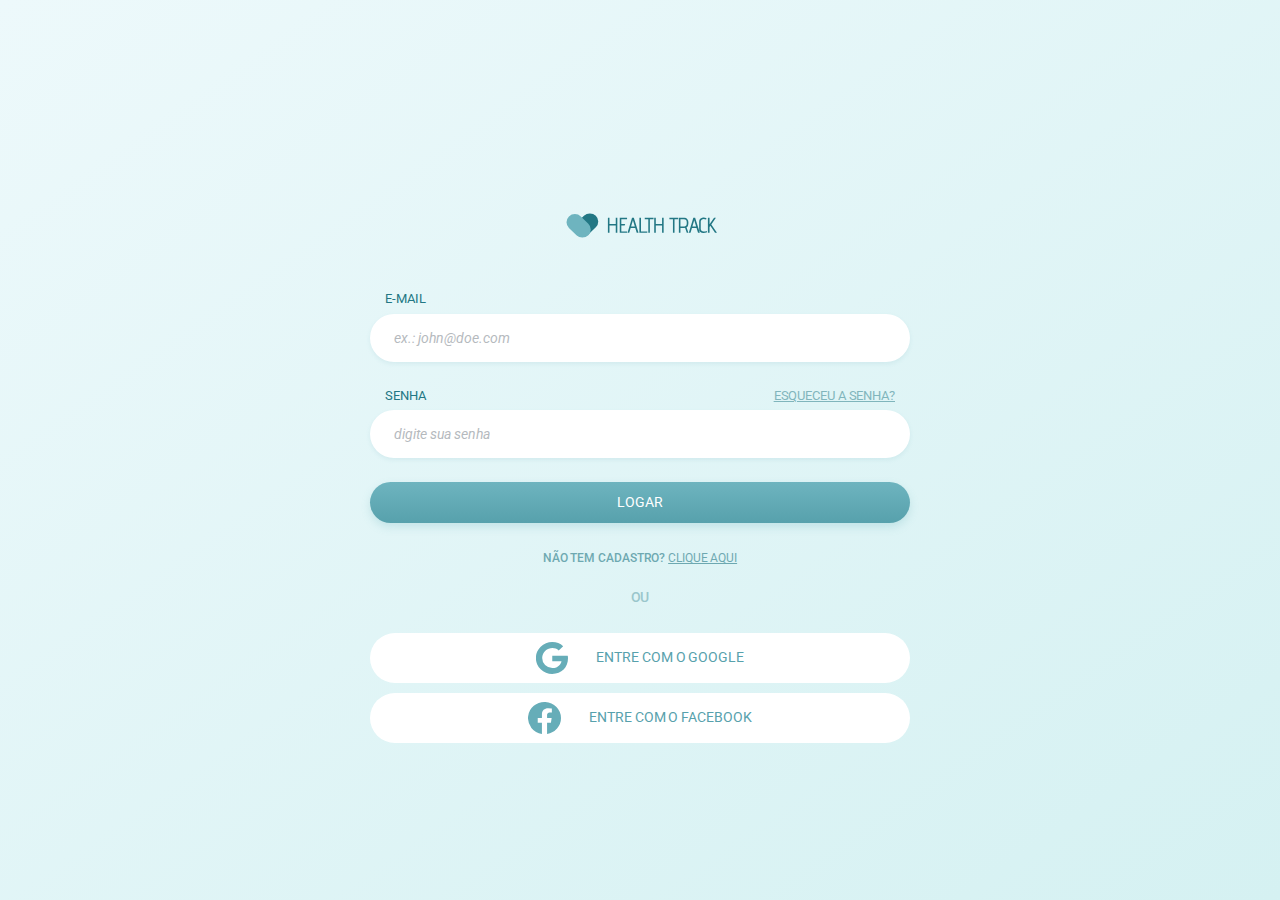
<file: index.html>
<!DOCTYPE html>
<html lang="pt-br">
<head>
   <meta charset="UTF-8">
   <meta name="description" content="Página da Aplicação Web Health Track">
   <meta name="author" content="Tiago Evangelista">
   
   <meta http-equiv="X-UA-Compatible" content="ie=edge">
   <meta name="viewport" content="width=device-width, initial-scale=1.0">
   
   <link href="https://fonts.googleapis.com/css2?family=Roboto:wght@300;400;500;700;900&display=swap" rel="stylesheet">
   <link rel="stylesheet" href="bootstrap/css/bootstrap.min.css">
   <link rel="stylesheet" href="css/style.css">
   <link rel="stylesheet" href="css/login-page.css">
   <title>HealthTrack</title>
</head>
<body class="login-page">
   <div class="container">
      <div class="row">
         <div class="col-md-6 mx-auto">
            <a href="#" class="d-flex justify-content-center">
               <img src="img/logo.svg" alt="HealthTrack">
            </a>
               <form class="form-login-page" action="home.html" method="get">
                  <div class="form-group ht-form">
                     <label for="email">E-mail</label>
                     <input type="text" id="email" class="form-control p-4 mb-4 sombreado" placeholder="ex.: john@doe.com">
                  </div>
                  <div class="form-group ht-form">
                     <label for="senha"  class="d-flex justify-content-between">Senha
                        <a href="#">Esqueceu a senha?</a>
                     </label>
                     <input type="password" id="senha" class="form-control p-4 mb-4 sombreado" placeholder="digite sua senha">
                  </div>
                  <button type="submit" class="btn btn-primary mx-auto mb-4 w-100">Logar</button>
               </form>
      
               <a href="#" class="cadastro-call">Não tem cadastro? <u>Clique aqui</u></a>
      
               <a href="#" class="btn btn-clean w-100 text-center"><img src="img/google.svg" alt="Google"> <span>Entre com o Google</span></a>
               <a href="#" class="btn btn-clean w-100 text-center"><img src="img/facebook.svg" alt="Facebook"> Entre com o Facebook</a>
         </div>
      </div>
   </div>
   
   <script src="js/jquery-3.5.1.min.js"></script>
   <script src="bootstrap/js/bootstrap.min.js"></script>
</body>
</html>
</file>
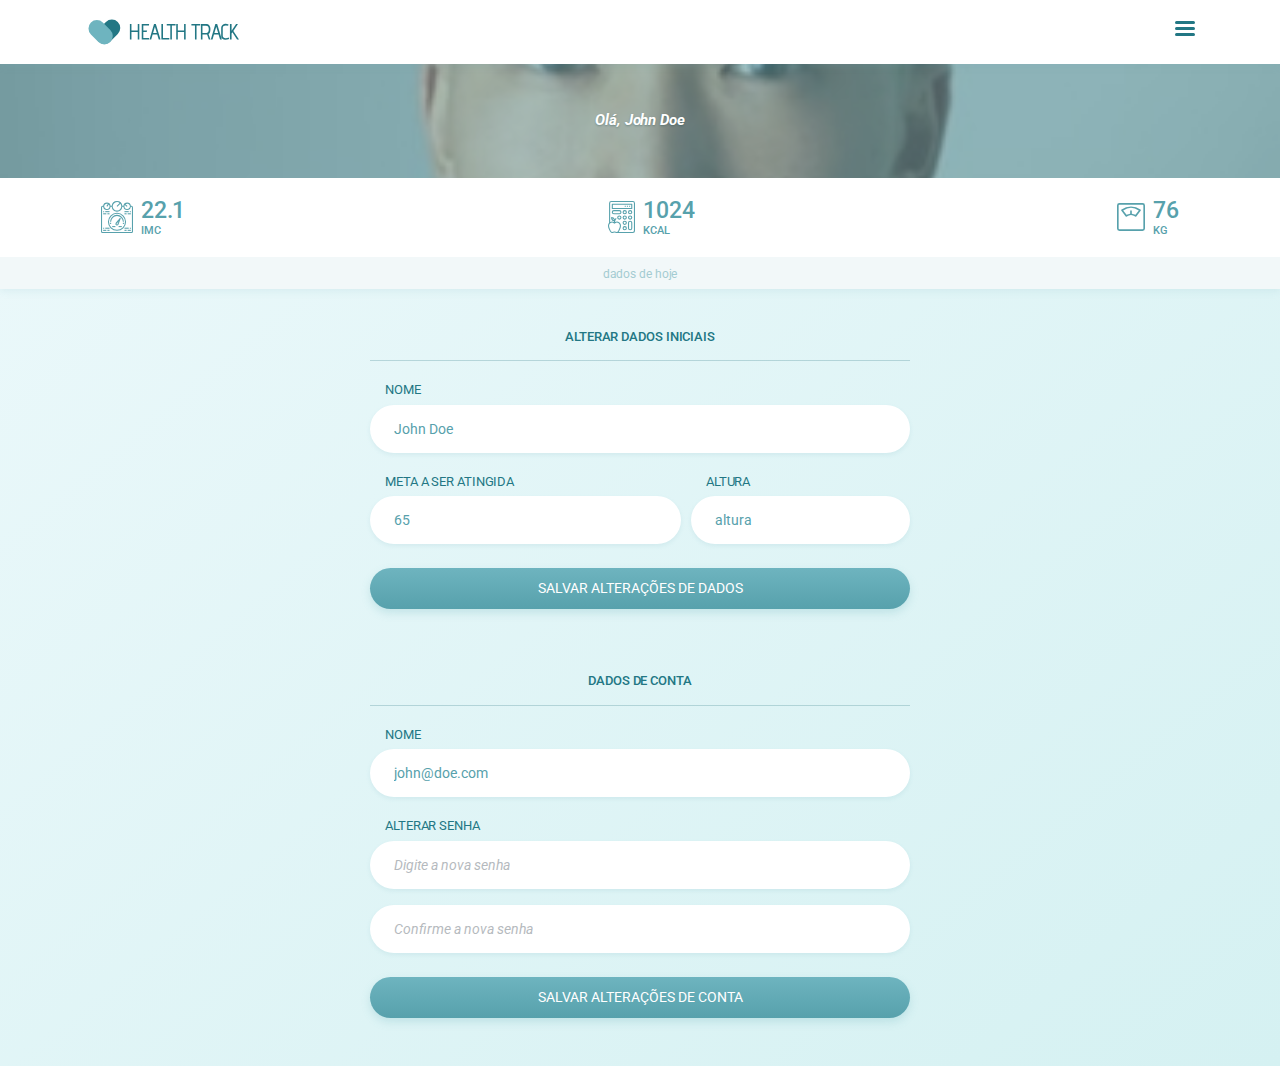
<file: atualizacao.html>
<!DOCTYPE html>
<html lang="pt-br">
<head>
   <meta charset="UTF-8">
   <meta name="description" content="Página da Aplicação Web Health Track">
   <meta name="author" content="Tiago Evangelista">
   
   <meta http-equiv="X-UA-Compatible" content="ie=edge">
   <meta name="viewport" content="width=device-width, initial-scale=1.0">
   
   <link href="https://fonts.googleapis.com/css2?family=Roboto:wght@300;400;500;700;900&display=swap" rel="stylesheet">
   <link rel="stylesheet" href="bootstrap/css/bootstrap.min.css">
   <link rel="stylesheet" href="css/style.css">
   <title>HealthTrack: Atualização cadastral</title>
</head>
<body>
   
   <header class="bg-white sombreado topo">
      <div class="container">
         <div class="d-flex flex-row justify-content-between py-3">
            <a href="./home.html">
               <img src="img/logo.svg" alt="HealthTrack">
            </a>
            <div class="menu-topo">
               <img src="img/menu-hamburger.svg" alt="Menu de navegação" class="abrir" role="button">
               <img src="img/menu-fechar.svg" alt="Menu de navegação" class="fechar" role="button">
            </div>
         </div>
         <nav class="bg-white menu-nav">
            <ul class="px-0">
               <li class="p-3">
                  <a href="./atualizacao.html" class="d-flex align-items-center justify-content-between w-100">
                     <span>Aletrar perfil</span>
                     <img src="img/config.svg" alt="Alterar perfil">
                  </a>
               </li>
               <li class="mb-4">
                  <h2 class="bg-light py-2 px-3 mb-2">Fazer inclusão</h2>
                  <ul class="px-3">
                     <li><a href="./inclusao.html">Peso</a></li>
                     <li><a href="./inclusao.html">Atividade física</a></li>
                     <li><a href="./inclusao.html">Alimento ingerido</a></li>
                  </ul>
               </li>
               <li class="mb-4">
                  <h2 class="bg-light py-2 px-3 mb-2">Histórico detalhado</h2>
                  <ul class="px-3">
                     <li><a href="./historico.html">Resumo geral</a></li>
                     <li><a href="./historico.html">Peso</a></li>
                     <li><a href="./historico.html">Alimento & Calorias</a></li>
                     <li><a href="./historico.html">Atividades físicas</a></li>
                  </ul>
               </li>
               <li class="mb-4">
                  <h2 class="bg-light py-2 px-3 mb-2"><img src="img/star.svg" class="mr-2 align-text-top" alt="Área premium"> Área premium</h2>
                  <ul class="px-3">
                     <li><a href="#">Conversar com especialista</a></li>
                     <li><a href="#">Histórico de conversas</a></li>
                  </ul>
               </li>
               <li class="pt-3 border-top pr-3 text-right btn-sair">
                  <a href="./index.html">
                     <span class="mr-2 text-danger">Encerrar sessão</span>
                     <button class="btn btn-danger full-rounded-ico"><img src="img/power.svg" alt="Encerrar sessão"></button>
                  </a>
               </li>
            </ul>
         </nav>
      </div>
   </header>
   
   <div class="position-relative d-flex align-items-center justify-content-center usr-foto-area">
      <span class="position-relative text-center font-weight-bold font-italic usr-nome">Olá, John Doe</span>
      <img src="img/foto-perfil.jpg" alt="John Doe" class="w-100 h-100 position-absolute">
   </div>
   
   <div class="mb-4 sombreado bg-white status-dia">
      <div class="container">
         <div class="d-flex flex-row justify-content-between bg-white p-3 status-itens">
            <div class="d-flex align-items-center">
               <img src="img/imc-metric.svg" alt="IMC" class="mr-2">
               <div>
                  <p>22.1</p>
                  <span>IMC</span>
               </div>
            </div>
            <div class="d-flex align-items-center">
               <img src="img/calorias.svg" alt="Calorias" class="mr-2">
               <div>
                  <p>1024</p>
                  <span>kcal</span>
               </div>
            </div>
            <div class="d-flex align-items-center">
               <img src="img/balanca.svg" alt="Calorias" class="mr-2">
               <div>
                  <p>76</p>
                  <span>kg</span>
               </div>
            </div>
         </div>
      </div>
      <div class="text-center p-1 status-info">
         <span>dados de hoje</span>
      </div>
   </div>
   
   <main class="container">
      <div class="row">
         <div class="col-md-6 mx-auto">
            <div class=" box-conteudo">
               <h2 class="text-center p-3">Alterar dados iniciais</h2>
               
               <form class="form-login-page ht-form mt-3" action="#" method="get">
                  <div class="form-group">
                     <label for="nome">Nome</label>
                     <input type="text" id="nome" class="form-control p-4 mb-3 sombreado" value="John Doe">
                  </div>
                  
                  <div class="form-row">
                     <div class="form-group col-7">
                        <label for="meta-peso">Meta a ser atingida</label>
                        <input type="number" id="meta-peso" class="form-control p-4 mb-2 sombreado" value="65">
                     </div>
                     <div class="form-group col-5">
                        <label for="altura">Altura</label>
                        <input type="text" id="altura" class="form-control p-4 mb-2 sombreado" value="altura">
                     </div>
                  </div>
                  <button type="submit" class="w-100 btn btn-primary mx-auto mb-3">Salvar alterações de dados</button>
               </form>
               <h2 class="text-center p-3 mt-5">Dados de conta</h2>

               <form class="form-login-page ht-form mt-3" action="#" method="get">
                  <div class="form-group">
                     <label for="email">Nome</label>
                     <input type="text" id="email" class="form-control p-4 mb-3 sombreado" value="john@doe.com">
                  </div>
                  <div class="form-group">
                     <label for="senha">Alterar senha</label>
                     <input type="password" id="senha" class="form-control p-4 mb-3 sombreado" placeholder="Digite a nova senha">
                     <input type="password" class="form-control p-4 mb-4 sombreado" placeholder="Confirme a nova senha">
                  </div>
                  <button type="submit" class="w-100 btn btn-primary mx-auto mb-5">Salvar alterações de conta</button>
               </form>
            </div>
         </div>
      </div>
      
   </main>
   
   
   <script src="js/jquery-3.5.1.min.js"></script>
   <script src="js/index.js"></script>
   <script src="bootstrap/js/bootstrap.min.js"></script>
</body>
</html>
</file>
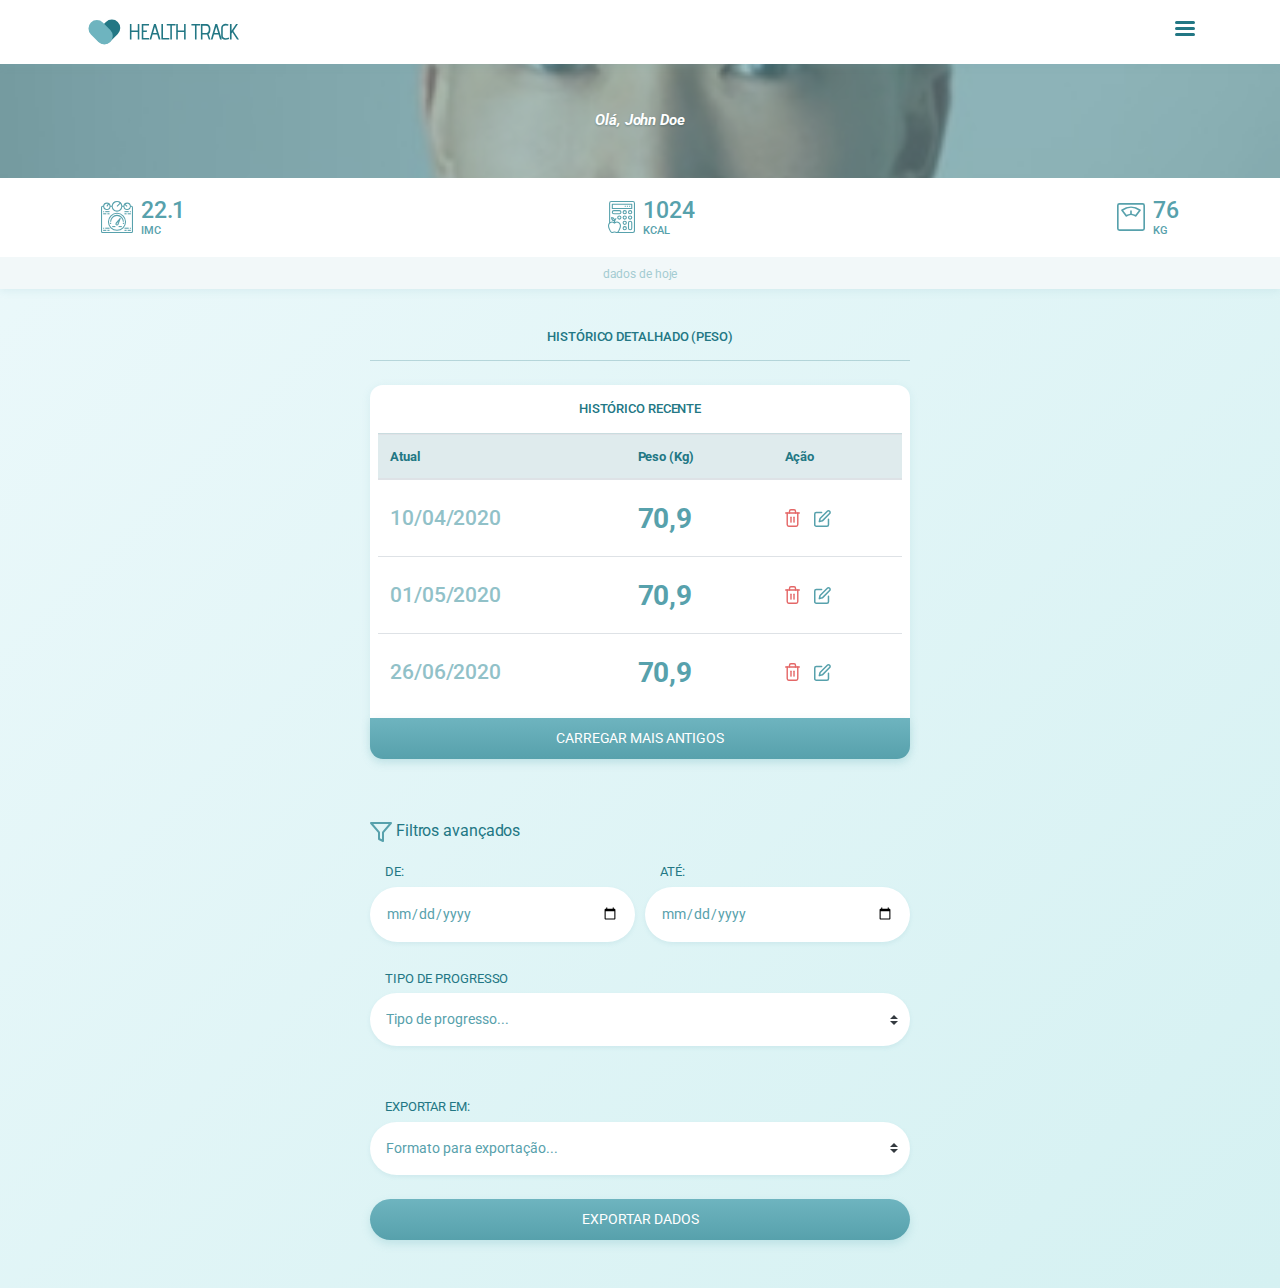
<file: historico.html>
<!DOCTYPE html>
<html lang="pt-br">
<head>
   <meta charset="UTF-8">
   <meta name="description" content="Página da Aplicação Web Health Track">
   <meta name="author" content="Tiago Evangelista">
   
   <meta http-equiv="X-UA-Compatible" content="ie=edge">
   <meta name="viewport" content="width=device-width, initial-scale=1.0">
   
   <link href="https://fonts.googleapis.com/css2?family=Roboto:wght@300;400;500;700;900&display=swap" rel="stylesheet">
   <link rel="stylesheet" href="bootstrap/css/bootstrap.min.css">
   <link rel="stylesheet" href="css/style.css">
   <title>HealthTrack: Histórico avançado</title>
</head>
<body>
   
   <header class="bg-white sombreado topo">
      <div class="container">
         <div class="d-flex flex-row justify-content-between py-3">
            <a href="./home.html">
               <img src="img/logo.svg" alt="HealthTrack">
            </a>
            <div class="menu-topo">
               <img src="img/menu-hamburger.svg" alt="Menu de navegação" class="abrir" role="button">
               <img src="img/menu-fechar.svg" alt="Menu de navegação" class="fechar" role="button">
            </div>
         </div>
         <nav class="bg-white menu-nav">
            <ul class="px-0">
               <li class="p-3 d-flex align-items-center justify-content-between">
                  <a href="./atualizacao.html" class="d-flex align-items-center justify-content-between w-100">
                     <span>Aletrar perfil</span>
                     <img src="img/config.svg" alt="Alterar perfil">
                  </a>
               </li>
               <li class="mb-4">
                  <h2 class="bg-light py-2 px-3 mb-2">Fazer inclusão</h2>
                  <ul class="px-3">
                     <li><a href="./inclusao.html">Peso</a></li>
                     <li><a href="./inclusao.html">Atividade física</a></li>
                     <li><a href="./inclusao.html">Alimento ingerido</a></li>
                  </ul>
               </li>
               <li class="mb-4">
                  <h2 class="bg-light py-2 px-3 mb-2">Histórico detalhado</h2>
                  <ul class="px-3">
                     <li><a href="./historico.html">Resumo geral</a></li>
                     <li><a href="./historico.html">Peso</a></li>
                     <li><a href="./historico.html">Alimento & Calorias</a></li>
                     <li><a href="./historico.html">Atividades físicas</a></li>
                  </ul>
               </li>
               <li class="mb-4">
                  <h2 class="bg-light py-2 px-3 mb-2"><img src="img/star.svg" class="mr-2 align-text-top" alt="Área premium"> Área premium</h2>
                  <ul class="px-3">
                     <li><a href="#">Conversar com especialista</a></li>
                     <li><a href="#">Histórico de conversas</a></li>
                  </ul>
               </li>
               <li class="pt-3 border-top pr-3 text-right btn-sair">
                  <a href="./index.html">
                     <span class="mr-2 text-danger">Encerrar sessão</span>
                     <button class="btn btn-danger full-rounded-ico"><img src="img/power.svg" alt="Encerrar sessão"></button>
                  </a>
               </li>
            </ul>
         </nav>
      </div>
   </header>
   
   <div class="position-relative d-flex align-items-center justify-content-center usr-foto-area">
      <span class="position-relative text-center font-weight-bold font-italic usr-nome">Olá, John Doe</span>
      <img src="img/foto-perfil.jpg" alt="John Doe" class="w-100 h-100 position-absolute">
   </div>
   
   <div class="mb-4 sombreado bg-white status-dia">
      <div class="container">
         <div class="d-flex flex-row justify-content-between bg-white p-3 status-itens">
            <div class="d-flex align-items-center">
               <img src="img/imc-metric.svg" alt="IMC" class="mr-2">
               <div>
                  <p>22.1</p>
                  <span>IMC</span>
               </div>
            </div>
            <div class="d-flex align-items-center">
               <img src="img/calorias.svg" alt="Calorias" class="mr-2">
               <div>
                  <p>1024</p>
                  <span>kcal</span>
               </div>
            </div>
            <div class="d-flex align-items-center">
               <img src="img/balanca.svg" alt="Calorias" class="mr-2">
               <div>
                  <p>76</p>
                  <span>kg</span>
               </div>
            </div>
         </div>
      </div>
      <div class="text-center p-1 status-info">
         <span>dados de hoje</span>
      </div>
   </div>
   
   <main class="container">
      <div class="row">
         <div class="col-md-6 mx-auto">
            <div class=" box-conteudo">
               <h2 class="text-center p-3">Histórico detalhado (Peso)</h2>
               
               <div class="bg-white rounded-lg px-2 mt-4 sombreado pb-1 mb-3 box-conteudo">
                  <h2 class="text-center p-3">Histórico recente</h2>
                  
                  <table class="table tabela-historico">
                     <thead class="bg-light">
                        <tr>
                           <th scope="col">Atual</th>
                           <th scope="col">Peso (Kg)</th>
                           <th scope="col">Ação</th>
                        </tr>
                     </thead>
                     <tbody>
                        <tr>
                           <td class="anterior">
                              <p>10/04/2020</p>
                           </td>
                           <td class="ultima">
                              <p><strong>70,9</strong></p>
                           </td>
                           <td class="acao">
                              <img class="apagar" src="img/trash.svg" role="button" alt="Apagar dado">
                              <img class="editar" src="img/edit.svg" role="button" alt="Editar dado">
                           </td>
                        </tr>
                        <tr>
                           <td class="anterior">
                              <p>01/05/2020</p>
                           </td>
                           <td class="ultima">
                              <p><strong>70,9</strong></p>
                           </td>
                           <td class="acao">
                              <img class="apagar" src="img/trash.svg" role="button" alt="Apagar dado">
                              <img class="editar" src="img/edit.svg" role="button" alt="Editar dado">
                           </td>
                        </tr>
                        <tr>
                           <td class="anterior">
                              <p>26/06/2020</p>
                           </td>
                           <td class="ultima">
                              <p><strong>70,9</strong></p>
                           </td>
                           <td class="acao">
                              <img class="apagar" src="img/trash.svg" role="button" alt="Apagar dado">
                              <img class="editar" src="img/edit.svg" role="button" alt="Editar dado">
                           </td>
                        </tr>
                     </tbody>
                  </table>
                  <a href="#" class="w-100 btn btn-primary mt-n3 mx-auto btn-bottom" role="button">Carregar mais antigos</a>
               </div>
            </div>
         </div>
      </div>
      <div class="row">
         <div class="col-md-6 mx-auto">
            <div class=" box-conteudo mt-5">
               <p><img src="img/filter.svg" alt="Filtos avançados"> Filtros avançados</p>

               <form class="form-login-page ht-form mt-3" action="#">
                  <div class="form-row">
                     <div class="form-group col-6">
                        <label for="data-de">De:</label>
                        <input type="date" id="data-de" class="form-control p-3 pr-0 h-auto mb-2 sombreado">
                     </div>
                     <div class="form-group col-6">
                        <label for="data-ate">Até:</label>
                        <input type="date" id="data-ate" class="form-control p-3 h-auto mb-2 sombreado">
                     </div>
                  </div>
                  <div class="form-group">
                     <label for="tipo-progresso">Tipo de progresso</label>
                     <select class="custom-select p-3" id="tipo-progresso">
                        <option selected disabled>Tipo de progresso...</option>
                        <option value="1">Ganho de peso</option>
                        <option value="2">Perda de peso</option>
                      </select>
                  </div>
                  <div class="form-group mt-5">
                     <label for="formato-export">Exportar em:</label>
                     <select class="custom-select p-3" id="formato-export">
                        <option selected disabled>Formato para exportação...</option>
                        <option value="1">.xlsx</option>
                        <option value="2">.cvs</option>
                      </select>
                  </div>
                  <button type="submit" class="w-100 mt-4 btn btn-primary mx-auto mb-5">Exportar dados</button>
               </form>
            </div>
         </div>
      </div>
      
   </main>
   
   
   <script src="js/jquery-3.5.1.min.js"></script>
   <script src="js/index.js"></script>
   <script src="bootstrap/js/bootstrap.min.js"></script>
</body>
</html>
</file>
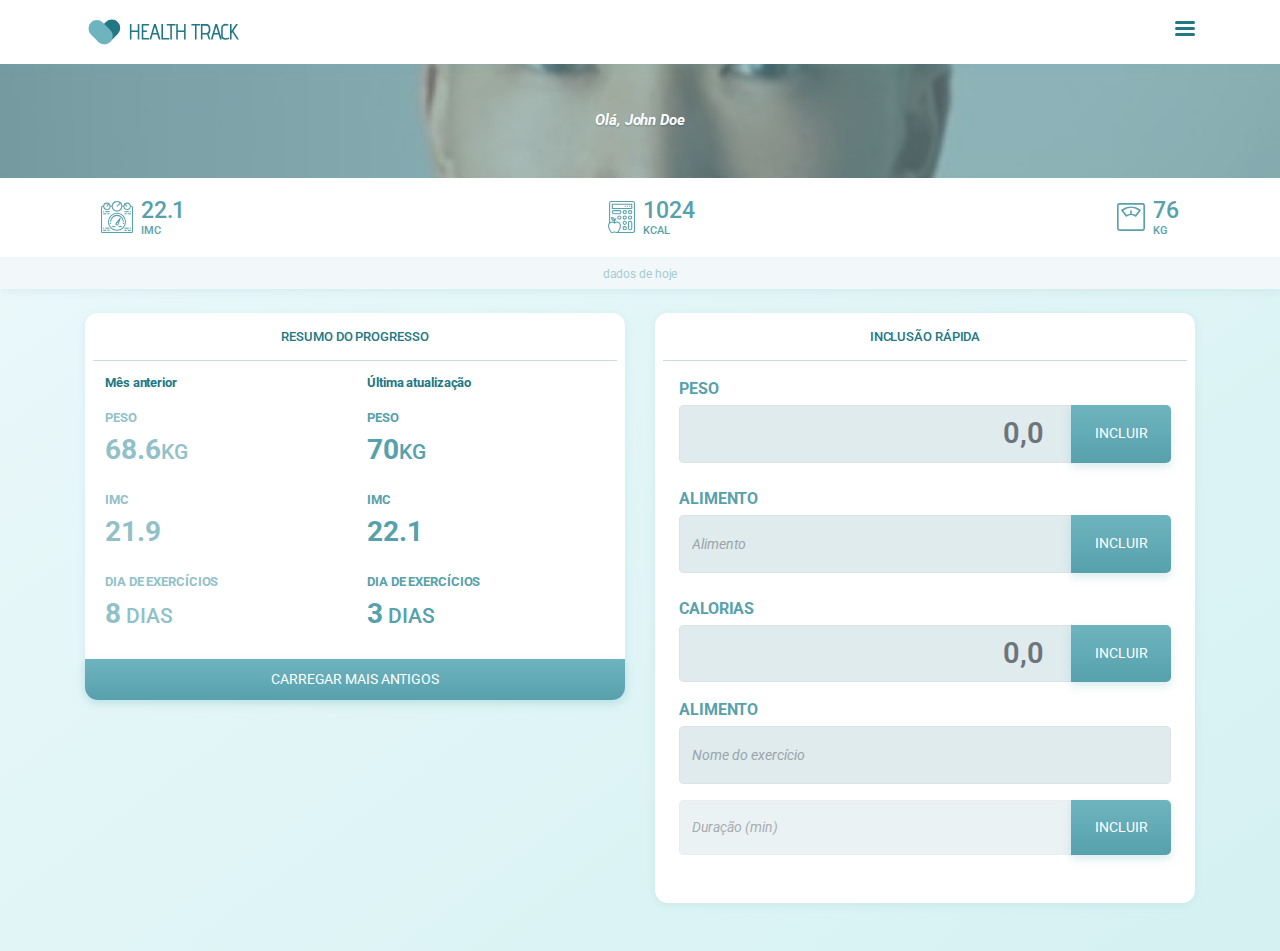
<file: home.html>
<!DOCTYPE html>
<html lang="pt-br">
<head>
   <meta charset="UTF-8">
   <meta name="description" content="Página da Aplicação Web Health Track">
   <meta name="author" content="Tiago Evangelista">
   
   <meta http-equiv="X-UA-Compatible" content="ie=edge">
   <meta name="viewport" content="width=device-width, initial-scale=1.0">
   
   <link href="https://fonts.googleapis.com/css2?family=Roboto:wght@300;400;500;700;900&display=swap" rel="stylesheet">
   <link rel="stylesheet" href="bootstrap/css/bootstrap.min.css">
   <link rel="stylesheet" href="css/style.css">
   <title>HealthTrack: Boas vindas</title>
</head>
<body>
   
   <header class="bg-white sombreado topo">
      <div class="container">
         <div class="d-flex flex-row justify-content-between py-3">
            <a href="./home.html">
               <img src="img/logo.svg" alt="HealthTrack">
            </a>
            <div class="menu-topo">
               <img src="img/menu-hamburger.svg" alt="Menu de navegação" class="abrir" role="button">
               <img src="img/menu-fechar.svg" alt="Menu de navegação" class="fechar" role="button">
            </div>
         </div>
         <nav class="bg-white menu-nav">
            <ul class="px-0">
               <li class="p-3 d-flex align-items-center justify-content-between">
                  <a href="./atualizacao.html" class="d-flex align-items-center justify-content-between w-100">
                     <span>Aletrar perfil</span>
                     <img src="img/config.svg" alt="Alterar perfil">
                  </a>
               </li>
               <li class="mb-4">
                  <h2 class="bg-light py-2 px-3 mb-2">Fazer inclusão</h2>
                  <ul class="px-3">
                     <li><a href="./inclusao.html">Peso</a></li>
                     <li><a href="./inclusao.html">Atividade física</a></li>
                     <li><a href="./inclusao.html">Alimento ingerido</a></li>
                  </ul>
               </li>
               <li class="mb-4">
                  <h2 class="bg-light py-2 px-3 mb-2">Histórico detalhado</h2>
                  <ul class="px-3">
                     <li><a href="./historico.html">Resumo geral</a></li>
                     <li><a href="./historico.html">Peso</a></li>
                     <li><a href="./historico.html">Alimento & Calorias</a></li>
                     <li><a href="./historico.html">Atividades físicas</a></li>
                  </ul>
               </li>
               <li class="mb-4">
                  <h2 class="bg-light py-2 px-3 mb-2"><img src="img/star.svg" class="mr-2 align-text-top" alt="Área premium"> Área premium</h2>
                  <ul class="px-3">
                     <li><a href="#">Conversar com especialista</a></li>
                     <li><a href="#">Histórico de conversas</a></li>
                  </ul>
               </li>
               <li class="pt-3 border-top pr-3 text-right btn-sair">
                  <a href="./index.html">
                     <span class="mr-2 text-danger">Encerrar sessão</span>
                     <button class="btn btn-danger full-rounded-ico"><img src="img/power.svg" alt="Encerrar sessão"></button>
                  </a>
               </li>
            </ul>
         </nav>
      </div>
   </header>
   
   <div class="position-relative d-flex align-items-center justify-content-center usr-foto-area">
      <span class="position-relative text-center font-weight-bold font-italic usr-nome">Olá, John Doe</span>
      <img src="img/foto-perfil.jpg" alt="John Doe" class="w-100 h-100 position-absolute">
   </div>
   
   <div class="mb-4 sombreado bg-white status-dia">
      <div class="container">
         <div class="d-flex flex-row justify-content-between bg-white p-3 status-itens">
            <div class="d-flex align-items-center">
               <img src="img/imc-metric.svg" alt="IMC" class="mr-2">
               <div>
                  <p>22.1</p>
                  <span>IMC</span>
               </div>
            </div>
            <div class="d-flex align-items-center">
               <img src="img/calorias.svg" alt="Calorias" class="mr-2">
               <div>
                  <p>1024</p>
                  <span>kcal</span>
               </div>
            </div>
            <div class="d-flex align-items-center">
               <img src="img/balanca.svg" alt="Calorias" class="mr-2">
               <div>
                  <p>76</p>
                  <span>kg</span>
               </div>
            </div>
         </div>
      </div>
      <div class="text-center p-1 status-info">
         <span>dados de hoje</span>
      </div>
   </div>
   
   <main class="container">
      <div class="row">
         <div class="col-md-6">
            <div class="bg-white rounded-lg px-2 sombreado pb-1 mb-3 box-conteudo">
               <h2 class="text-center p-3">Resumo do progresso</h2>
               
               <table class="table table-borderless tabela-historico">
                  <thead>
                     <tr>
                        <th scope="col">Mês anterior</th>
                        <th scope="col">Última atualização</th>
                     </tr>
                  </thead>
                  <tbody>
                     <tr>
                        <td class="anterior">
                           <span class="font-weight-bold text-uppercase">Peso</span>
                           <p><strong>68.6</strong>KG</p>
                        </td>
                        <td class="ultima">
                           <span class="font-weight-bold text-uppercase">Peso</span>
                           <p><strong>70</strong>KG</p>
                        </td>
                     </tr>
                     <tr>
                        <td class="anterior">
                           <span class="font-weight-bold text-uppercase">IMC</span>
                           <p><strong>21.9</strong></p>
                        </td>
                        <td class="ultima">
                           <span class="font-weight-bold text-uppercase">IMC</span>
                           <p><strong>22.1</strong></p>
                        </td>
                     </tr>
                     <tr>
                        <td class="anterior">
                           <span class="font-weight-bold text-uppercase">Dia de exercícios</span>
                           <p><strong>8</strong> dias</p>
                        </td>
                        <td class="ultima">
                           <span class="font-weight-bold text-uppercase">Dia de exercícios</span>
                           <p><strong>3</strong> dias</p>
                        </td>
                     </tr>
                  </tbody>
               </table>
               <a href="./historico.html" class="w-100 btn btn-primary mt-n3 mx-auto btn-bottom" role="button">Carregar mais antigos</a>

            </div>
         </div>
         
         <div class="col-md-6 mb-5">
            <div class="bg-white rounded-lg px-2 pb-4 sombreado box-conteudo">
               <h2 class="text-center p-3">Inclusão Rápida</h2>
               
               <form class="px-3">
                  <div class="form-group form-insert mb-4">
                     <label for="peso" class="text-uppercase font-weight-bold mt-3 mb-1">Peso</label>
                     <div class="input-group mb-3">
                        <input type="number" class="form-control bg-light border" placeholder="0,0" aria-label="Inserir peso">
                        <div class="input-group-append">
                           <button class="btn btn-primary btn-outline-secondary" type="button" data-toggle="modal" data-target="#dadoIncluido">Incluir</button>
                        </div>
                     </div>
                  </div>
                  <div class="form-group form-insert mb-4">
                     <label for="alimento" class="text-uppercase font-weight-bold mb-1">Alimento</label>
                     <div class="input-group mb-3">
                        <input type="text" class="form-control bg-light border py-3" placeholder="Alimento" aria-label="Inserir peso">
                        <div class="input-group-append">
                           <button class="btn btn-primary btn-outline-secondary" type="button" data-toggle="modal" data-target="#dadoIncluido">Incluir</button>
                        </div>
                     </div>
                  </div>
                  <div class="form-group form-insert">
                     <label for="peso" class="text-uppercase font-weight-bold mb-1">Calorias</label>
                     <div class="input-group mb-3">
                        <input type="number" class="form-control bg-light border" placeholder="0,0" aria-label="Recipient's username" aria-describedby="button-addon2">
                        <div class="input-group-append">
                           <button class="btn btn-primary btn-outline-secondary" type="button" id="button-addon2" data-toggle="modal" data-target="#dadoIncluido">Incluir</button>
                        </div>
                     </div>
                  </div>
                  <div class="form-group form-insert mb-4">
                     <label for="alimento" class="text-uppercase font-weight-bold mb-1">Alimento</label>
                     <div class="input-group mb-3">
                        <input type="text" class="form-control bg-light border py-3" placeholder="Nome do exercício" aria-label="Inserir peso">
                     </div>
                     <div class="input-group mb-3">
                        <input type="number" class="form-control bg-light border py-3 texto-pqn" placeholder="Duração (min)" aria-label="Inserir peso">
                        <div class="input-group-append">
                           <button class="btn btn-primary btn-outline-secondary" type="button" data-toggle="modal" data-target="#dadoIncluido">Incluir</button>
                        </div>
                     </div>
                  </div>
               </form>
               
            </div>
            
         </div>
      </div>
      
   </main>
   
   <div class="modal fade ht-modal text-center" id="dadoIncluido" tabindex="1" role="dialog" aria-labelledby="exampleModalLabel" aria-hidden="true">
      <div class="modal-dialog modal-dialog-centered">
         <div class="modal-content">
            <div class="modal-body">
               <h2 class="mb-5">Dado incluído</h2>
               <p>Você também pode: </p>
               <a href="./historico.html" class="w-100 btn btn-primary mt-3 mx-auto" role="button">Ver histórico</a>
               <a href="./home.html" class="w-100 btn btn-primary mt-3 mx-auto" role="button">Ir para Home</a>
               
               <a href="./inclusao.html" class="w-100 btn btn-primary mt-5 mx-auto" role="button">Incluir atividade física</a>
               <a href="./inclusao.html" class="w-100 btn btn-primary mt-3 mx-auto" role="button">Carregar alimento & caloria</a>
            </div>
            <div class="modal-footer">
               <button type="button" class="btn btn-secondary mx-auto" data-dismiss="modal">Fechar</button>
             </div>
         </div>
      </div>
   </div>
   <script src="js/jquery-3.5.1.min.js"></script>
   <script src="js/index.js"></script>
   <script src="bootstrap/js/bootstrap.min.js"></script>
</body>
</html>
</file>
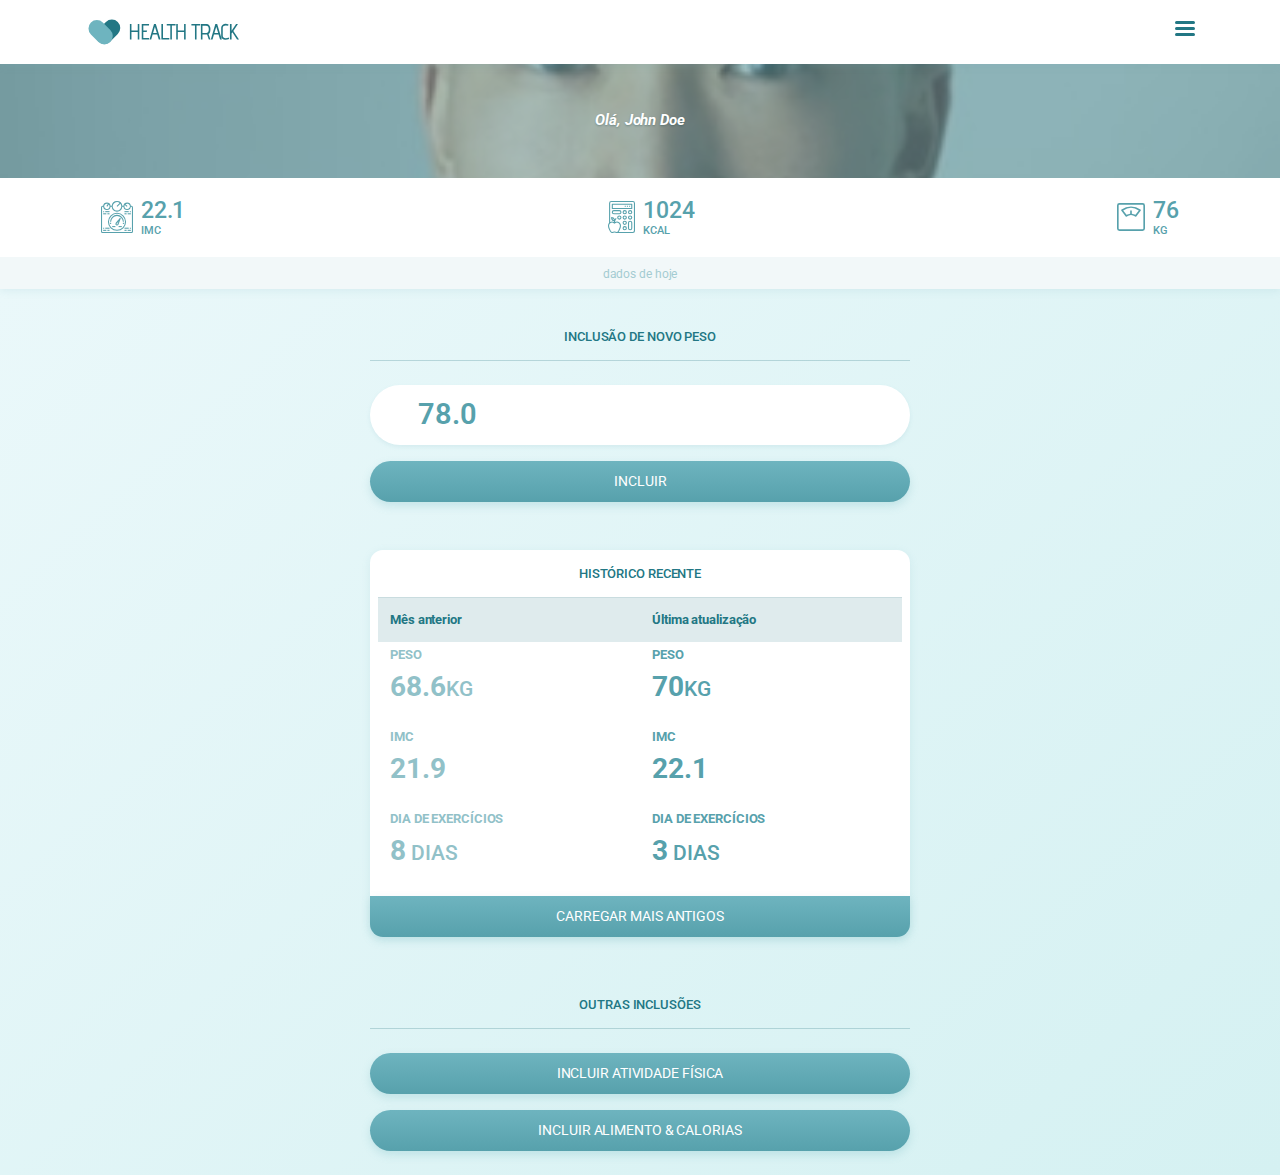
<file: inclusao.html>
<!DOCTYPE html>
<html lang="pt-br">
<head>
   <meta charset="UTF-8">
   <meta name="description" content="Página da Aplicação Web Health Track">
   <meta name="author" content="Tiago Evangelista">
   
   <meta http-equiv="X-UA-Compatible" content="ie=edge">
   <meta name="viewport" content="width=device-width, initial-scale=1.0">
   
   <link href="https://fonts.googleapis.com/css2?family=Roboto:wght@300;400;500;700;900&display=swap" rel="stylesheet">
   <link rel="stylesheet" href="bootstrap/css/bootstrap.min.css">
   <link rel="stylesheet" href="css/style.css">
   <title>HealthTrack: Inclusão de dados</title>
</head>
<body>
   
   <header class="bg-white sombreado topo">
      <div class="container">
         <div class="d-flex flex-row justify-content-between py-3">
            <a href="./home.html">
               <img src="img/logo.svg" alt="HealthTrack">
            </a>
            <div class="menu-topo">
               <img src="img/menu-hamburger.svg" alt="Menu de navegação" class="abrir" role="button">
               <img src="img/menu-fechar.svg" alt="Menu de navegação" class="fechar" role="button">
            </div>
         </div>
         <nav class="bg-white menu-nav">
            <ul class="px-0">
               <li class="p-3 d-flex align-items-center justify-content-between">
                  <a href="./atualizacao.html" class="d-flex align-items-center justify-content-between w-100">
                     <span>Aletrar perfil</span>
                     <img src="img/config.svg" alt="Alterar perfil">
                  </a>
               </li>
               <li class="mb-4">
                  <h2 class="bg-light py-2 px-3 mb-2">Fazer inclusão</h2>
                  <ul class="px-3">
                     <li><a href="./inclusao.html">Peso</a></li>
                     <li><a href="./inclusao.html">Atividade física</a></li>
                     <li><a href="./inclusao.html">Alimento ingerido</a></li>
                  </ul>
               </li>
               <li class="mb-4">
                  <h2 class="bg-light py-2 px-3 mb-2">Histórico detalhado</h2>
                  <ul class="px-3">
                     <li><a href="./historico.html">Resumo geral</a></li>
                     <li><a href="./historico.html">Peso</a></li>
                     <li><a href="./historico.html">Alimento & Calorias</a></li>
                     <li><a href="./historico.html">Atividades físicas</a></li>
                  </ul>
               </li>
               <li class="mb-4">
                  <h2 class="bg-light py-2 px-3 mb-2"><img src="img/star.svg" class="mr-2 align-text-top" alt="Área premium"> Área premium</h2>
                  <ul class="px-3">
                     <li><a href="#">Conversar com especialista</a></li>
                     <li><a href="#">Histórico de conversas</a></li>
                  </ul>
               </li>
               <li class="pt-3 border-top pr-3 text-right btn-sair">
                  <a href="./index.html">
                     <span class="mr-2 text-danger">Encerrar sessão</span>
                     <button class="btn btn-danger full-rounded-ico"><img src="img/power.svg" alt="Encerrar sessão"></button>
                  </a>
               </li>
            </ul>
         </nav>
      </div>
   </header>
   
   <div class="position-relative d-flex align-items-center justify-content-center usr-foto-area">
      <span class="position-relative text-center font-weight-bold font-italic usr-nome">Olá, John Doe</span>
      <img src="img/foto-perfil.jpg" alt="John Doe" class="w-100 h-100 position-absolute">
   </div>
   
   <div class="mb-4 sombreado bg-white status-dia">
      <div class="container">
         <div class="d-flex flex-row justify-content-between bg-white p-3 status-itens">
            <div class="d-flex align-items-center">
               <img src="img/imc-metric.svg" alt="IMC" class="mr-2">
               <div>
                  <p>22.1</p>
                  <span>IMC</span>
               </div>
            </div>
            <div class="d-flex align-items-center">
               <img src="img/calorias.svg" alt="Calorias" class="mr-2">
               <div>
                  <p>1024</p>
                  <span>kcal</span>
               </div>
            </div>
            <div class="d-flex align-items-center">
               <img src="img/balanca.svg" alt="Calorias" class="mr-2">
               <div>
                  <p>76</p>
                  <span>kg</span>
               </div>
            </div>
         </div>
      </div>
      <div class="text-center p-1 status-info">
         <span>dados de hoje</span>
      </div>
   </div>
   
   <main class="container">
      <div class="row">
         <div class="col-md-6 mx-auto">
            <div class=" box-conteudo">
               <h2 class="text-center p-3">Inclusão de novo peso</h2>
               
               <form class="form-login-page ht-form mt-0" action="#" method="get">
                  <div class="form-group form-insert">
                     <label for="peso"></label>
                     <input type="number" id="peso" step="0.1" class="form-control p-2 px-5 text-left mb-3 sombreado" value="78.0">
                  </div>
                  <button type="submit" class="w-100 btn btn-primary mx-auto mb-5" data-toggle="modal" data-target="#pesoIncluido">Incluir</button>
               </form>
            </div>
         </div>
      </div>
      <div class="row">
         <div class="col-md-6 mx-auto">
            <div class="bg-white rounded-lg px-2 sombreado pb-1 mb-3 box-conteudo">
               <h2 class="text-center p-3">Histórico recente</h2>
               
               <table class="table table-borderless tabela-historico">
                  <thead class="bg-light">
                     <tr>
                        <th scope="col">Mês anterior</th>
                        <th scope="col">Última atualização</th>
                     </tr>
                  </thead>
                  <tbody>
                     <tr>
                        <td class="anterior">
                           <span class="font-weight-bold text-uppercase">Peso</span>
                           <p><strong>68.6</strong>KG</p>
                        </td>
                        <td class="ultima">
                           <span class="font-weight-bold text-uppercase">Peso</span>
                           <p><strong>70</strong>KG</p>
                        </td>
                     </tr>
                     <tr>
                        <td class="anterior">
                           <span class="font-weight-bold text-uppercase">IMC</span>
                           <p><strong>21.9</strong></p>
                        </td>
                        <td class="ultima">
                           <span class="font-weight-bold text-uppercase">IMC</span>
                           <p><strong>22.1</strong></p>
                        </td>
                     </tr>
                     <tr>
                        <td class="anterior">
                           <span class="font-weight-bold text-uppercase">Dia de exercícios</span>
                           <p><strong>8</strong> dias</p>
                        </td>
                        <td class="ultima">
                           <span class="font-weight-bold text-uppercase">Dia de exercícios</span>
                           <p><strong>3</strong> dias</p>
                        </td>
                     </tr>
                  </tbody>
               </table>
               <a href="./historico.html" class="w-100 btn btn-primary mt-n3 mx-auto btn-bottom" role="button">Carregar mais antigos</a>
            </div>
            <div class=" box-conteudo">
               <h2 class="text-center p-3 mt-5 mb-4">Outras inclusões</h2>
               <a href="./inclusao.html" class="w-100 btn btn-primary mx-auto mb-3" role="button">Incluir atividade física</a>
               <a href="./inclusao.html" class="w-100 btn btn-primary mx-auto mb-4" role="button">Incluir alimento & calorias</a>
            </div>
         </div>
      </div>
      
   </main>
   
   
   <div class="modal fade ht-modal text-center" id="pesoIncluido" tabindex="1" role="dialog" aria-labelledby="exampleModalLabel" aria-hidden="true">
      <div class="modal-dialog modal-dialog-centered">
         <div class="modal-content">
            <div class="modal-body">
               <h2 class="mb-5">Peso incluído</h2>
               <p>Você também pode: </p>
               <a href="./historico.html" class="w-100 btn btn-primary mt-3 mx-auto" role="button">Ver histórico</a>
               <a href="./home.html" class="w-100 btn btn-primary mt-3 mx-auto" role="button">Ir para Home</a>
               
               <a href="./inclusao.html" class="w-100 btn btn-primary mt-5 mx-auto" role="button">Incluir atividade física</a>
               <a href="./inclusao.html" class="w-100 btn btn-primary mt-3 mx-auto" role="button">Carregar alimento & caloria</a>
            </div>
            <div class="modal-footer">
               <button type="button" class="btn btn-secondary mx-auto" data-dismiss="modal">Fechar</button>
             </div>
         </div>
      </div>
   </div>
   <script src="js/jquery-3.5.1.min.js"></script>
   <script src="js/index.js"></script>
   <script src="bootstrap/js/bootstrap.min.js"></script>
</body>
</html>
</file>
<file: css/style.css>
body {
   font-family: 'Roboto', sans-serif;
   color: #227784;
   letter-spacing: -0.006em;
   min-height: 100vh;
   background: linear-gradient(to bottom right,#EDF9FB,#D5F1F2);
   padding-top: 63px;
}

.sombreado {
   box-shadow: 0px 2px 8px rgba(110, 180, 191, 0.14);
}

.rounded-lg {
   border-radius: 13px !important;
}

.full-rounded-ico {
   border-radius: 50em;
   height: 40px;
   width: 40px;
   line-height: 0px;
}

.bg-light {
   background-color: #DFEBED !important;
   opacity: 1;
}

.btn:focus, input:focus {
   box-shadow: 0 0 0px 3px rgba(110,180,191,.26) !important;
}

.table th[scope="col"]{
   font-size: 13px;
   color: #227784;
}

.btn-primary {
   min-width: 128px;
   padding: 10px 28px;
   display: block;
   background: linear-gradient(to bottom, #6EB4BF, #57A1AC);
   border: none;
   box-shadow: 0 4px 8px rgba(110,180,191,.26);
   border-radius: 100px;
   font-size: 14px;
   color: #fff;
   text-transform: uppercase;
}

.btn-clean {
   width: 266px;
   max-width: 100%;
   display: block;
   margin: 0 auto;
   padding: 8px 10px;
   margin-bottom: 10px;
   background: #fff;
   border-radius: 100px;
   text-align: left;
   font-size: 14px;
   text-transform: uppercase;
   color: #57A1AC;
}

.btn-clean img {
   height: 32px;
   padding-right: 5%;
}

.form-insert input, .form-insert select {
   color: currentColor;
   height: auto;
}

.form-insert input[type="number"] {
   text-align: right;
   font-size: 29px;
   font-weight: 600;
}

.form-insert input:not([type="number"])::placeholder, .form-insert input[type="number"].texto-pqn  {
   font-size: 14px;
   font-style: italic;
   opacity: 0.6;
}

.form-insert input[type="number"].texto-pqn {
   font-size: 14px;
   text-align: left;
   font-weight: normal;
}

.form-insert button {
   min-width: auto;
   width: 100px;
   padding: 0;
   border-top-right-radius: 5px;
   border-bottom-right-radius: 5px;
}

.form-insert label {
   color: #57a1ac;
}

.ht-form input, .ht-form select {   
   font-size: 14px;
   color: #57a1ac;
   border: none;
   border-radius: 100px;
   box-shadow: 0 2px 4px rgba(110,180,191,.14);
}

.ht-form select {
   height: auto;
}

.ht-form input::placeholder {
   font-style: italic;
   opacity: 0.5;
}

.ht-form label {
   padding: 0 15px;
   margin-bottom: 5px;
   
   font-size: 13px;
   text-transform: uppercase;
}

.ht-form label a {
   color: currentColor;
   opacity: .5;
   text-decoration: underline;
}

.table:not(.table-borderless) td {
   padding-top: 18px !important;
   vertical-align: middle;
}

.table:not(.table-borderless) td.acao {
   padding-top: 0 !important;
}

.table:not(.table-borderless) td.acao .apagar {
   margin: 8px 10px 8px 0;
}

.btn-bottom {
   margin: -8px !important;
   width: calc(100% + 16px) !important;
   border-radius: 0 0 13px 13px;
}

html.menu-aberto .topo {
   max-height: 100vh;
   overflow: visible;
   box-shadow: 0 0 0 100vh rgba(0,0,0,.6);
}

html.menu-aberto .topo .abrir {
   display: none;
}

html.menu-aberto .topo .fechar {
   display: block;
   padding-top: 3px;
}

html.menu-aberto .menu-nav  {
   right: 0;
}

.topo {
   width: 100%;
   position: fixed;
   top: 0;
   z-index: 100;
   overflow: hidden;
   transition: box-shadow .3s ease;
}

.topo .fechar {
   display: none;
}

.menu-nav {
   box-shadow: inset 0 3px 6px rgba(110, 180, 191, 0.14);
   position: absolute;
   height: calc(100vh - 63px);
   width: 75%;
   max-width: 350px;
   right: -300px;
   overflow-y: auto;
   transition: all .5s ease;
}

.menu-nav li {
   line-height: 30px;
}

.menu-nav h2 {
   margin: 0;
   padding: 0;
   width: 100%;
   font-size: 14px;
   font-weight: normal;
   color: #57a1ac;
}

.menu-nav a {
   font-size: 14px;
   font-weight: 600;
   color: #57a1ac;
}

.ht-modal {
   background: radial-gradient(rgba(24, 87, 97, 0.7) 0%, rgba(17, 60, 66, 0.7) 100%) !important;
}

.ht-modal .modal-content {
   background: transparent;
   border: none;
   color: #ffffff;
}

.ht-modal .btn {
   box-shadow: 0 3px 10px rgba(19, 64, 71, 0.467);
}

.ht-modal .modal-footer {
   border-top: none;
}

.ht-modal .modal-footer .btn-secondary {
   background: var(--danger);
   border: none;
   border-radius: 100px !important;
   padding: 7px 20px;
}

.tabela-historico {
   color: #57A1AC;
   padding-bottom: 30px !important;
}

.tabela-historico .anterior {
   opacity: .65;
}

.tabela-historico strong {
   font-size: 28px;
}

.tabela-historico p {
   font-size: 21px;
   font-weight: 500;
   text-transform: uppercase;
}

.tabela-historico tbody td {
   padding: 0 .75rem !important;
}

.tabela-historico span {
   font-size: 13px;
}

li {
   list-style: none;
}

.usr-foto-area {
   height: 115px;
   background: #6AB1BC;
}

.usr-foto-area img {
   opacity: .47;
   object-fit: cover;
   object-position: center;
   top: 0;
}


.usr-nome {
   z-index: 2;
   font-family: Roboto;
   font-size: 15px;
   color: #fff;
   text-shadow: 0px 1px 2px rgba(14, 61, 68, 0.31);
}

.status-itens {
   color: #57a1ac;
   font-weight: 500;
}

.status-itens p {
   font-size: 23px;
   margin-bottom: -12px;
}

.status-itens span {
   font-size: 11px;
   text-transform: uppercase;
}

.status-info {
   background: #f2f8f9;
}

.status-info span {
   font-size: 12px;
   color: #57a1ac;
   opacity: 0.5;   
}

.box-conteudo > h2 {
   margin-bottom: 0px;
   border-bottom: 1px solid rgba(47, 119, 132, 0.259);
   font-size: 13px;
   text-transform: uppercase;
}
</file>
<file: css/login-page.css>
body.login-page { 
   display: flex;
   justify-content: center;
   align-items: center;
}

.form-login-page {
   margin: 45px auto 0;
}

.cadastro-call {
   display: block;
   margin-top: 26px;
   
   color: currentColor;
   font-size: 12px;
   text-transform: uppercase;
   text-align: center;
   font-weight: 500;
   opacity: .6;
}

.cadastro-call u {
   font-weight: normal;
}

.cadastro-call::after {
   content: "OU";
   display: block;
   opacity: 0.6;
   margin: 20px auto 25px;
   font-size: 14px;
   font-weight: 500;
   text-transform: uppercase;
}
</file>
